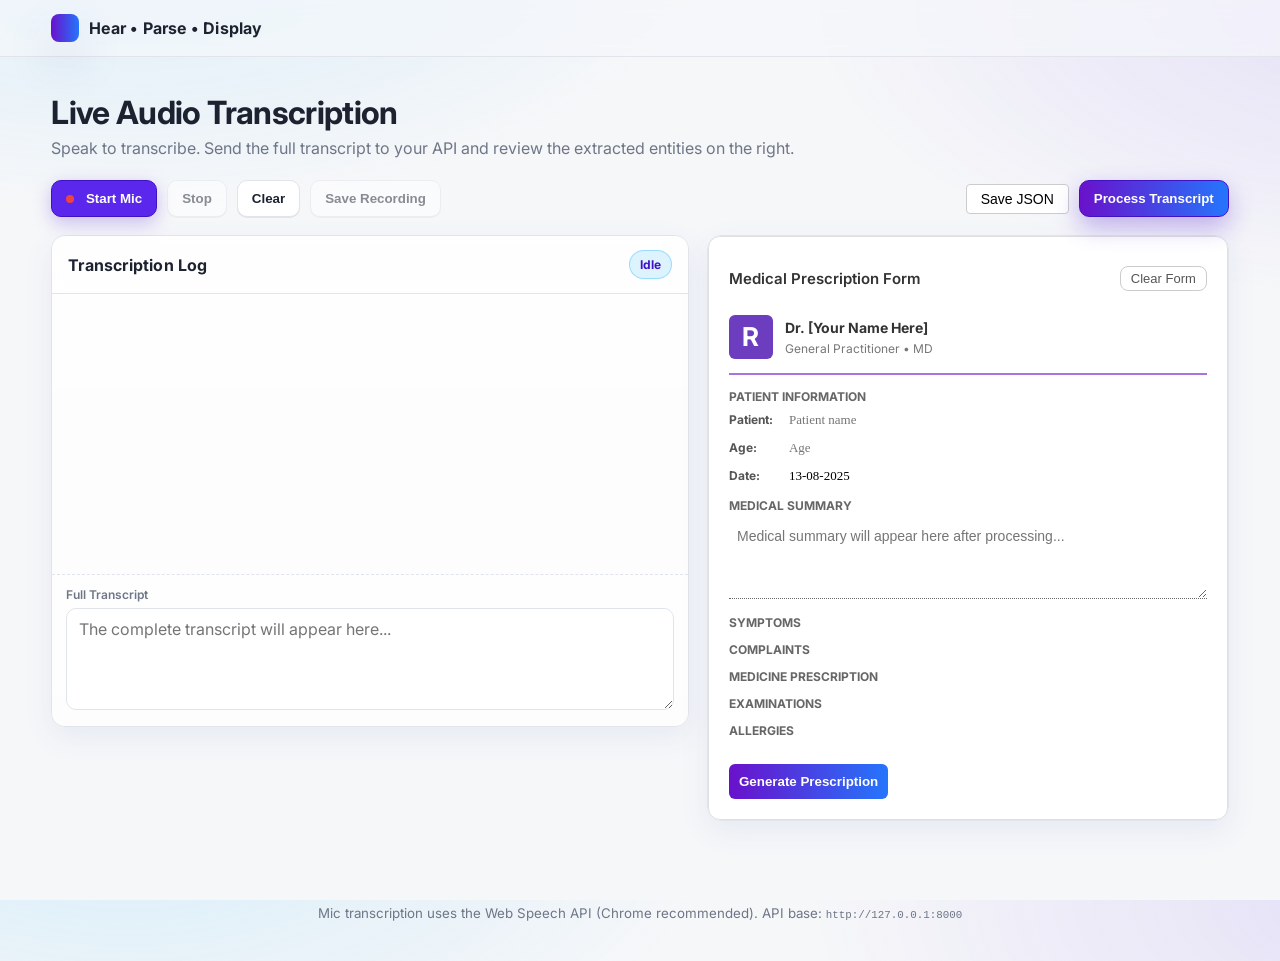
<file: transcriber.html>
<!doctype html>
<html lang="en">
  <head>
    <meta charset="utf-8" />
    <meta name="viewport" content="width=device-width, initial-scale=1" />

    <title>Live Audio Transcription & Entity Viewer</title>
    <meta name="description" content="Live audio transcription in the browser with a chat-like log and editable, copyable entities from a JSON response." />
    <link rel="canonical" href="C:\New folder\codes\college stuff\test\transcriber.html" />

    <meta property="og:title" content="Live Audio Transcription & Entity Viewer" />
    <meta property="og:description" content="Transcribe speech live and visualize extracted entities. Edit and copy results easily." />
    <meta property="og:type" content="website" />

    <meta name="twitter:card" content="summary_large_image" />

    <link rel="preconnect" href="https://fonts.googleapis.com">
    <link rel="preconnect" href="https://fonts.gstatic.com" crossorigin>
    <link href="https://fonts.googleapis.com/css2?family=Inter:wght@400;500;600;700&display=swap" rel="stylesheet">

    <link rel="stylesheet" href="transcriber.css" />
    <script defer src="transcriber.js"></script>
  </head>
  <body>
    <header class="site-header" role="banner">
      <nav class="container nav" aria-label="Primary">
        <div class="brand">
          <div class="brand-mark" aria-hidden="true"></div>
          <span class="brand-name">Hear • Parse • Display</span>
        </div>
        <!-- <a class="nav-link" href="/" aria-label="Back to app home">Home</a> -->
      </nav>
    </header>

    <main class="container main" role="main">
      <h1 class="page-title">Live Audio Transcription</h1>
      <p class="page-sub">Speak to transcribe. Send the full transcript to your API and review the extracted entities on the right.</p>

      <section class="controls" aria-label="Recording controls">
        <div class="controls-left">
          <button id="btnStart" class="btn btn-primary" aria-pressed="false">
            <span class="btn-dot" aria-hidden="true"></span>
            Start Mic
          </button>
          <button id="btnStop" class="btn" disabled>Stop</button>
          <button id="btnClear" class="btn btn-outline">Clear</button>
          <button id="btnSave" class="btn btn-outline" disabled>Save Recording</button>
        </div>
        <div class="controls-right">
          <button id="saveJsonBtn">Save JSON</button>
          <button id="btnProcess" class="btn btn-hero" title="Send transcript to API" type="button">Process Transcript</button>
        </div>
      </section>

      <section class="grid" aria-label="Transcription and Entities">
        <article class="panel panel-left" aria-labelledby="logTitle">
          <div class="panel-header">
            <h2 id="logTitle" class="panel-title">Transcription Log</h2>
            <div class="status" id="statusBadge" aria-live="polite">Idle</div>
          </div>
          <div id="chatLog" class="chat-log" role="log" aria-live="polite" aria-relevant="additions text">
            <!-- Chat lines will appear here -->
          </div>
          <div class="full-transcript">
            <label for="transcriptText" class="label">Full Transcript</label>
            <textarea id="transcriptText" class="textarea" rows="4" placeholder="The complete transcript will appear here..." aria-label="Full transcript"></textarea>
          </div>
        </article>

        <aside class="panel panel-right" aria-labelledby="entitiesTitle">
          <div class="prescription-form">
            <div class="form-header">
              <h2 class="form-title">Medical Prescription Form</h2>
              <button class="btn-clear">Clear Form</button>
            </div>
        
            <div class="doctor-info">
              <div class="doctor-logo">R</div>
              <div>
                <strong>Dr. [Your Name Here]</strong><br>
                <span>General Practitioner • MD</span>
              </div>
            </div>
        
            <hr class="divider">
        
            <section class="patient-info">
              <h3>PATIENT INFORMATION</h3>
              <div class="input-row">
                <label>Patient:</label>
                <input type="text" placeholder="Patient name">
              </div>
              <div class="input-row">
                <label>Age:</label>
                <input type="text" placeholder="Age">
              </div>
              <div class="input-row">
                <label>Date:</label>
                <input type="text" value="13-08-2025">
              </div>
            </section>
        
            <section class="medical-summary">
              <h3>MEDICAL SUMMARY</h3>
              <textarea id="medicalSummary" placeholder="Medical summary will appear here after processing..."></textarea>
            </section>            
        
            <!-- Symptoms Section -->
            <section id="symptomsSection" class="form-section">
              <h3>SYMPTOMS</h3>
              <div class="section-content"></div>
            </section>

            <!-- Complaints Section -->
            <section id="complaintsSection" class="form-section">
              <h3>COMPLAINTS</h3>
              <div class="section-content"></div>
            </section>

            <!-- Prescriptions Section -->
            <section id="prescriptionsSection" class="form-section">
              <h3>MEDICINE PRESCRIPTION</h3>
              <div class="section-content"></div>
            </section>

            <!-- Examination Section -->
            <section id="examinationsSection" class="form-section">
              <h3>EXAMINATIONS</h3>
              <div class="section-content"></div>
            </section>

            <!-- Allergy Section -->
            <section id="allergiesSection" class="form-section">
              <h3>ALLERGIES</h3>
              <div class="section-content"></div>
            </section>

        
            <div class="form-footer">
              <button class="generate-btn">Generate Prescription</button>
            </div>
          </div>
        </aside>        
      </section>
    </main>

    <div id="toast" class="toast" role="status" aria-live="polite" aria-atomic="true"></div>

    <footer class="site-footer" role="contentinfo">
      <div class="container foot">
        <small>Mic transcription uses the Web Speech API (Chrome recommended). API base: <code>http://127.0.0.1:8000</code></small>
      </div>
    </footer>
  </body>
</html>
</file>
<file: transcriber.css>
:root {
  --bg: 220 23% 97%;
  --text: 224 25% 15%;
  --muted: 220 10% 48%;
  
  --card: 0 0% 100%;
  --border: 220 16% 90%;
  
  --primary: 256 84% 54%;
  --primary-600: 256 84% 48%;
  --primary-700: 256 84% 42%;
  --primary-contrast: 0 0% 100%;
  
  --accent: 200 95% 55%;
  --accent-700: 200 90% 40%;
  
  --success: 158 64% 42%;
  --warning: 40 100% 50%;
  --danger: 0 84% 60%;
  
  --radius: 14px;
  --shadow-1: 0 10px 30px hsl(220 60% 40% / 0.08);
  --shadow-2: 0 20px 50px hsl(256 84% 32% / 0.15);
  
  --gradient: linear-gradient(135deg, hsl(var(--primary)) 0%, hsl(var(--accent)) 100%);
  --glass: linear-gradient(180deg, hsl(0 0% 100% / 0.75) 0%, hsl(0 0% 100% / 0.55) 100%);
  }
  
  * { box-sizing: border-box; }
  html, body { height: 100%; }
  body {
  margin: 0;
  font-family: 'Inter', system-ui, -apple-system, Segoe UI, Roboto, Helvetica, Arial, 'Apple Color Emoji', 'Segoe UI Emoji';
  color: hsl(var(--text));
  background:
    radial-gradient(1200px 600px at 10% -10%, hsl(var(--accent)/0.14), transparent 50%),
    radial-gradient(1200px 600px at 110% 0%, hsl(var(--primary)/0.12), transparent 50%),
    hsl(var(--bg));
  }
  
  .container { width: min(1200px, 92vw); margin-inline: auto; }
  
  .site-header { position: sticky; top: 0; z-index: 20; backdrop-filter: saturate(140%) blur(8px); background: hsl(var(--bg)/0.7); border-bottom: 1px solid hsl(var(--border)); }
  .nav { display: flex; align-items: center; justify-content: space-between; padding: 14px 0; }
  .brand { display: flex; align-items: center; gap: 10px; font-weight: 700; }
  .brand-name { letter-spacing: 0.2px; }
  .brand-mark { width: 28px; height: 28px; border-radius: 8px; background: linear-gradient(to right, #6a11cb, #2575fc); box-shadow: var(--shadow-2); }
  .nav-link { color: hsl(var(--text)); text-decoration: none; opacity: 0.75; font-weight: 600; }
  .nav-link:hover { opacity: 1; }
  
  .main { padding: 36px 0 56px; }
  .page-title { font-size: clamp(1.6rem, 3vw, 2rem); margin: 0 0 6px; letter-spacing: -0.02em; }
  .page-sub { margin: 0 0 22px; color: hsl(var(--muted)); }
  
  .controls { display: flex; align-items: center; justify-content: space-between; gap: 12px; margin-bottom: 18px; }
  .controls-left, .controls-right { display: flex; gap: 10px; align-items: center; }
  
  .btn { --_bg: hsl(0 0% 100%); --_fg: hsl(var(--text)); --_bd: hsl(var(--border));
  border: 1px solid var(--_bd); background: var(--_bg); color: var(--_fg); border-radius: calc(var(--radius) - 4px);
  padding: 10px 14px; font-weight: 600; cursor: pointer; transition: transform .08s ease, box-shadow .2s ease, background-color .2s ease, border-color .2s ease; box-shadow: 0 1px 0 hsl(var(--border));
  }
  .btn:hover { transform: translateY(-1px); box-shadow: 0 6px 16px hsl(220 60% 40% / 0.12); }
  .btn:disabled { opacity: 0.5; cursor: not-allowed; transform: none; }
  .btn-outline { --_bg: hsl(0 0% 100%); --_bd: hsl(var(--border)); }
  .btn-primary { --_bg: hsl(var(--primary)); --_fg: hsl(var(--primary-contrast)); --_bd: hsl(var(--primary-700)); box-shadow: 0 6px 18px hsl(256 84% 44% / 0.25); }
  .btn-hero { background: linear-gradient(to right, #6a11cb, #2575fc); color: hsl(var(--primary-contrast)); border-color: hsl(var(--primary-700)); box-shadow: 0 10px 24px hsl(256 84% 44% / 0.30); }
  .btn-hero:hover { filter: saturate(1.05) brightness(1.02); }
  .btn-dot { width: 8px; height: 8px; background: hsl(var(--danger)); border-radius: 99px; display: inline-block; margin-right: 8px; box-shadow: 0 0 0 0 hsl(var(--danger) / 0.7); animation: pulse 1.6s infinite; }
  @keyframes pulse { 0% { box-shadow: 0 0 0 0 hsl(var(--danger) / 0.6);} 70% { box-shadow: 0 0 0 10px hsl(var(--danger) / 0);} 100% { box-shadow: 0 0 0 0 hsl(var(--danger) / 0);} }
  
  .grid { display: grid; grid-template-columns: 1.1fr 0.9fr; gap: 18px; align-items: start; }
  @media (max-width: 980px) { .grid { grid-template-columns: 1fr; } }
  
  .panel { background: var(--glass); border: 1px solid hsl(var(--border)); border-radius: var(--radius); box-shadow: var(--shadow-1); overflow: clip; }
  .panel-header { display: flex; align-items: center; justify-content: space-between; gap: 8px; padding: 14px 16px; background: hsl(0 0% 100% / 0.65); border-bottom: 1px solid hsl(var(--border)); backdrop-filter: blur(6px); }
  .panel-title { margin: 0; font-size: 1rem; letter-spacing: 0.2px; }
  
  .panel-left .chat-log { max-height: 55vh; min-height: 280px; overflow: auto; padding: 14px; display: grid; gap: 8px; background: hsl(0 0% 100% / 0.6); }
  .panel-right .entities-list { max-height: 55vh; min-height: 280px; overflow: auto; padding: 14px; display: grid; gap: 10px; background: hsl(0 0% 100% / 0.6); }
  
  .status { font-size: 12px; font-weight: 700; color: hsl(var(--primary-700)); background: hsl(var(--accent)/0.15); border: 1px solid hsl(var(--accent)/0.35); padding: 6px 10px; border-radius: 999px; }
  
  .chat-item { display: grid; grid-template-columns: 32px 1fr; gap: 10px; align-items: start; padding: 10px; background: hsl(0 0% 100%); border: 1px solid hsl(var(--border)); border-radius: 12px; box-shadow: 0 2px 0 hsl(var(--border)); }
  .chat-ava { width: 32px; height: 32px; border-radius: 10px; background: var(--gradient); box-shadow: var(--shadow-2); }
  .chat-body { display: grid; gap: 4px; }
  .chat-text { line-height: 1.5; }
  .chat-meta { font-size: 12px; color: hsl(var(--muted)); }
  
  .full-transcript { border-top: 1px dashed hsl(var(--border)); background: hsl(0 0% 100% / 0.65); padding: 12px 14px; }
  .label { display: block; font-weight: 600; font-size: 12px; color: hsl(var(--muted)); margin-bottom: 6px; }
  .textarea { width: 100%; padding: 10px 12px; border-radius: 10px; border: 1px solid hsl(var(--border)); resize: vertical; font: inherit; background: hsl(0 0% 100%); }
  .textarea:focus { outline: 2px solid hsl(var(--accent)/0.35); box-shadow: 0 0 0 4px hsl(var(--accent)/0.18); }
  
  .entity { display: grid; grid-template-columns: 1fr auto; gap: 10px; align-items: center; padding: 12px; background: hsl(0 0% 100%); border: 1px solid hsl(var(--border)); border-radius: 12px; }
  .entity-head { font-size: 12px; color: hsl(var(--muted)); margin-bottom: 6px; font-weight: 600; letter-spacing: 0.2px; }
  .entity-input { width: 100%; padding: 10px 12px; border-radius: 10px; border: 1px solid hsl(var(--border)); background: hsl(0 0% 100%); font: inherit; }
  .entity-actions { display: flex; gap: 8px; }
  .icon-btn { display: inline-grid; place-items: center; width: 36px; height: 36px; border-radius: 10px; border: 1px solid hsl(var(--border)); background: hsl(0 0% 100%); cursor: pointer; transition: transform .08s ease, box-shadow .2s ease; }
  .icon-btn:hover { transform: translateY(-1px); box-shadow: 0 6px 16px hsl(220 60% 40% / 0.12); }
  
  .empty { text-align: center; color: hsl(var(--muted)); padding: 28px 10px; }
  
  .toast { position: fixed; bottom: 18px; right: 18px; padding: 12px 14px; border-radius: 10px; background: hsl(0 0% 0% / 0.85); color: white; font-weight: 600; opacity: 0; transform: translateY(8px); transition: opacity .2s ease, transform .2s ease; pointer-events: none; }
  .toast.show { opacity: 1; transform: translateY(0); }
  
  .site-footer { padding: 28px 0 40px; color: hsl(var(--muted)); }
  .foot { display: flex; justify-content: center; }
  
  .summary-panel {
      padding: 0.75rem 1rem;
      background-color: #f8f9fa; /* light grey background */
      border-bottom: 1px solid #ddd;
      font-size: 0.95rem;
      color: #333;
    }
    
    .summary-panel strong {
      margin-right: 0.5rem;
      color: #000;
    }
    
    #summaryText {
      font-weight: normal;
      color: #555;
      line-height: 1.4;
    }
    
  
    .btn-save {
      background: transparent;
      border: 1px solid #ccc;
      padding: 4px 10px;
      border-radius: 8px;
      font-size: 13px;
      color: #555;
      cursor: pointer;
      transition: background 0.2s;
    }
    
    .btn-save:hover:not(:disabled) {
      background: #f5f5f5;
    }
    
    .btn-save:disabled {
      background-color: #a5d6a7;
      cursor: not-allowed;
    }
  
  /* Prescription Form Panel */
  .prescription-form {
    font-family: 'Inter', sans-serif;
    background: #ffffff;
    padding: 20px;
    border-radius: 12px;
    border: 1px solid #e0e0e0;
  }
  
  /* Header */
  .form-header {
    display: flex;
    justify-content: space-between;
    align-items: center;
  }
  
  .form-title {
    font-size: 15px;
    font-weight: 600;
    color: #333;
  }
  
  .btn-clear {
    background: transparent;
    border: 1px solid #ccc;
    padding: 4px 10px;
    border-radius: 8px;
    font-size: 13px;
    color: #555;
    cursor: pointer;
    transition: background 0.2s;
  }
  
  .btn-clear:hover {
    background: #f5f5f5;
  }
  
  /* Doctor Info */
  .doctor-info {
    display: flex;
    align-items: center;
    margin-top: 14px;
  }
  
  .doctor-logo {
    background: #6c3dbf;
    color: white;
    font-weight: bold;
    font-size: 26px;
    width: 44px;
    height: 44px;
    display: flex;
    align-items: center;
    justify-content: center;
    border-radius: 6px;
    margin-right: 12px;
  }
  
  .doctor-info strong {
    font-size: 14px;
    color: #333;
  }
  
  .doctor-info span {
    font-size: 12px;
    color: #777;
  }
  
  /* Divider */
  .divider {
    border: none;
    border-top: 2px solid #a974e0;
    margin: 14px 0;
  }
  
  /* Section Titles */
  .patient-info h3,
  .medical-summary h3,
  .form-section h3 {
    font-size: 12px;
    font-weight: 700;
    color: #666;
    margin-bottom: 6px;
  }
  
  .medical-summary textarea#medicalSummary {
    width: 100%;
    min-height: 80px;
    height: auto;
    max-height: none;
    overflow-y: auto;     /* show scrollbar if too small */
    resize: vertical;     /* ✅ allow only Y-axis resize */
    box-sizing: border-box;
    line-height: 1.4;
    font: 14px/1.4 Arial, sans-serif;
  }
  
  /* Input Rows */
  .input-row {
    display: flex;
    align-items: center;
    margin-bottom: 8px;
  }
  
  .input-row label {
    flex: 0 0 60px;
    font-size: 12px;
    color: #555;
  }
  
  .input-row input {
    flex: 1;
    padding: 6px 8px;
    font-size: 12px;
    border: 1px solid #ccc;
    border-radius: 6px;
  }
  
  .medical-summary textarea {
    width: 100%;
    min-height: 70px;
    padding: 8px;
    font-size: 13px;
    font-family: 'Georgia', serif;
    line-height: 1.5;
    border: none;
    border-bottom: 1px dotted #666;
    background: #fff;
    resize: none;
  }
  
  /* Prescription-like Items */
  .prescription-section {
    background: #fffefc;
    padding: 10px 12px;
    margin-bottom: 12px;
    border-radius: 6px;
    border-left: 4px solid #6a11cb;
    box-shadow: 0 1px 3px rgba(0,0,0,0.05);
  }
  
  /* Section Titles */
  .prescription-section h3 {
    font-family: 'Georgia', serif;
    font-size: 15px;
    font-weight: bold;
    color: #6a11cb;
    margin-bottom: 6px;
  }
  
  /* Data Items in grid layout */
  .prescription-item {
    display: grid;
    grid-template-columns: 1fr 1fr 1fr; /* three equal columns */
    gap: 8px;
    font-size: 13px;
    padding: 6px 0;
    border-bottom: 1px solid #eee; /* optional row separator */
  }
  
  .prescription-item .header {
    font-weight: bold;
    color: #444;
  }
  
  .prescription-item .value {
    color: #222;
  }
  
  .prescription-item .remarks {
    grid-column: 1 / -1; /* span across all columns */
    margin-top: 4px;
    font-style: italic;
    color: #555;
  }
  
  /* Remove input-box style for read-only fields */
  .input-row input {
    border: none;
    background: transparent;
    font-size: 13px;
    font-family: 'Georgia', serif;
    padding: 2px 0;
    width: 100%;
  }
  
  .input-row label {
    font-weight: bold;
    font-size: 12px;
    color: #555;
    display: inline-block;
    width: 90px;
  }
  
  /* Buttons */
  .add-btn {
    display: none; /* Hide in prescription mode */
  }
  
  .generate-btn {
    margin-top: 20px;
    background: linear-gradient(to right, #6a11cb, #2575fc);
    color: white;
    font-weight: bold;
    border: none;
    padding: 10px;
    border-radius: 6px;
    cursor: pointer;
  }
  
  .generate-btn:hover {
    opacity: 0.9;
  }
  
  .chatbot-btn {
    position: fixed;
    left: 20px;
    bottom: 20px;
    background: linear-gradient(to right, #6a11cb, #2575fc);
    color: white;
    border: none;
    border-radius: 50%;
    width: 60px;
    height: 60px;
    cursor: pointer;
    font-size: 24px;
    box-shadow: 0 4px 10px rgba(0,0,0,0.3);
  }
  
  /* Chatbot window */
  .chatbot-window {
    position: fixed;
    bottom: 90px;
    left: 20px;
    width: 352px;
    height: 450px;
    border: 1px solid #ccc;
    border-radius: 12px;
    display: none;
    flex-direction: column;
    background: white;
    box-shadow: 0 6px 12px rgba(0,0,0,0.25);
    overflow: hidden;
  }
  
  .chat-header {
    background: linear-gradient(to right, #6a11cb, #2575fc);
    color: white;
    padding: 12px;
    font-weight: bold;
    text-align: center;
    font-size: 16px;
  }
  
  .chat-body {
    flex: 1;
    padding: 12px;
    overflow-y: auto;
    font-size: 14px;
  }
  
  .chat-input {
    display: flex;
    border-top: 1px solid #ccc;
    align-items: center;
    background: #f9f9f9;
  }
  
  .chat-input input[type="text"] {
    flex: 1;
    border: none;
    padding: 10px;
    font-size: 14px;
    outline: none;
  }
  
  .chat-input button, .chat-input label {
    border: none;
    background: linear-gradient(to right, #6a11cb, #2575fc);
    color: white;
    padding: 10px 12px;
    margin: 2px;
    border-radius: 6px;
    cursor: pointer;
    font-size: 14px;
  }
  
  .msg {
    margin: 6px 0;
    padding: 8px 10px;
    border-radius: 10px;
    display: inline-block;   /* 👈 makes it wrap to text size */
    max-width: 80%;
    max-height: 80%;          /* you can lower this if still too wide */
    word-wrap: break-word;   /* ensures long words wrap instead of stretching */
    clear: both;
  }
  
  .user-msg {
    background: #0078ff;
    color: white;
    /* float: right; */
    position: relative;
    left: 65px;
  }
  
  .bot-msg {
    background: #f1f1f1;
    /* float: left; */
    position: relative;
    right:6px;
  }
  
  .user-img {
    max-width: 150px;
    border-radius: 8px;
    display: block;
    margin: 5px 0;
  }
  
  
  #saveJsonBtn {
    background-color: #ffffff;      /* white background */
    border: 1px solid #ccc;         /* light grey border */
    color: #000;                    /* black text */
    padding: 6px 14px;              /* spacing inside button */
    font-size: 14px;                /* text size */
    border-radius: 4px;             /* slightly rounded corners */
    cursor: pointer;                /* pointer on hover */
    font-family: Arial, sans-serif; /* clean font */
  }
  
  #saveJsonBtn:hover {
    background-color: #f2f2f2;      /* light grey on hover */
    border-color: #999;             /* darker border */
  }

  .password_button{
    margin-top: 10px;
    padding: 8px 16px;
    border: none;
    border-radius: 6px;
    background: #007bff;
    color: white;
    cursor: pointer;
  }

  .input1{
    margin: 8px 0;
    padding: 8px;
    width: 90%;
  }
  
  #overlay {
    position: fixed;
    top:0; left:0;
    width:100%; height:100%;
    background: rgba(0,0,0,0.6);
    display: flex;
    justify-content: center;
    align-items: center;
    z-index: 1000;
  }
  #overlay-box {
    background: white;
    padding: 25px;
    border-radius: 10px;
    width: 320px;
    text-align: center;
  }
  
  /* Signature interaction: subtle magnetic hover for primary buttons */
  .btn-primary, .btn-hero {
  position: relative; isolation: isolate; overflow: hidden;
  }
  .btn-primary::after, .btn-hero::after {
  content: ""; position: absolute; inset: -30% -30%; background: radial-gradient(240px 140px at var(--mx,50%) var(--my,50%), hsl(0 0% 100% / 0.16), transparent 40%);
  z-index: -1; transition: opacity .2s ease; opacity: 0;
  }
  .btn-primary:hover::after, .btn-hero:hover::after { opacity: 1; }
  
  /* Respect reduced motion */
  @media (prefers-reduced-motion: reduce) {
  .btn, .icon-btn { transition: none; }
  .btn:hover, .icon-btn:hover { transform: none; box-shadow: none; }
  .btn-dot { animation: none; }
  }
</file>
